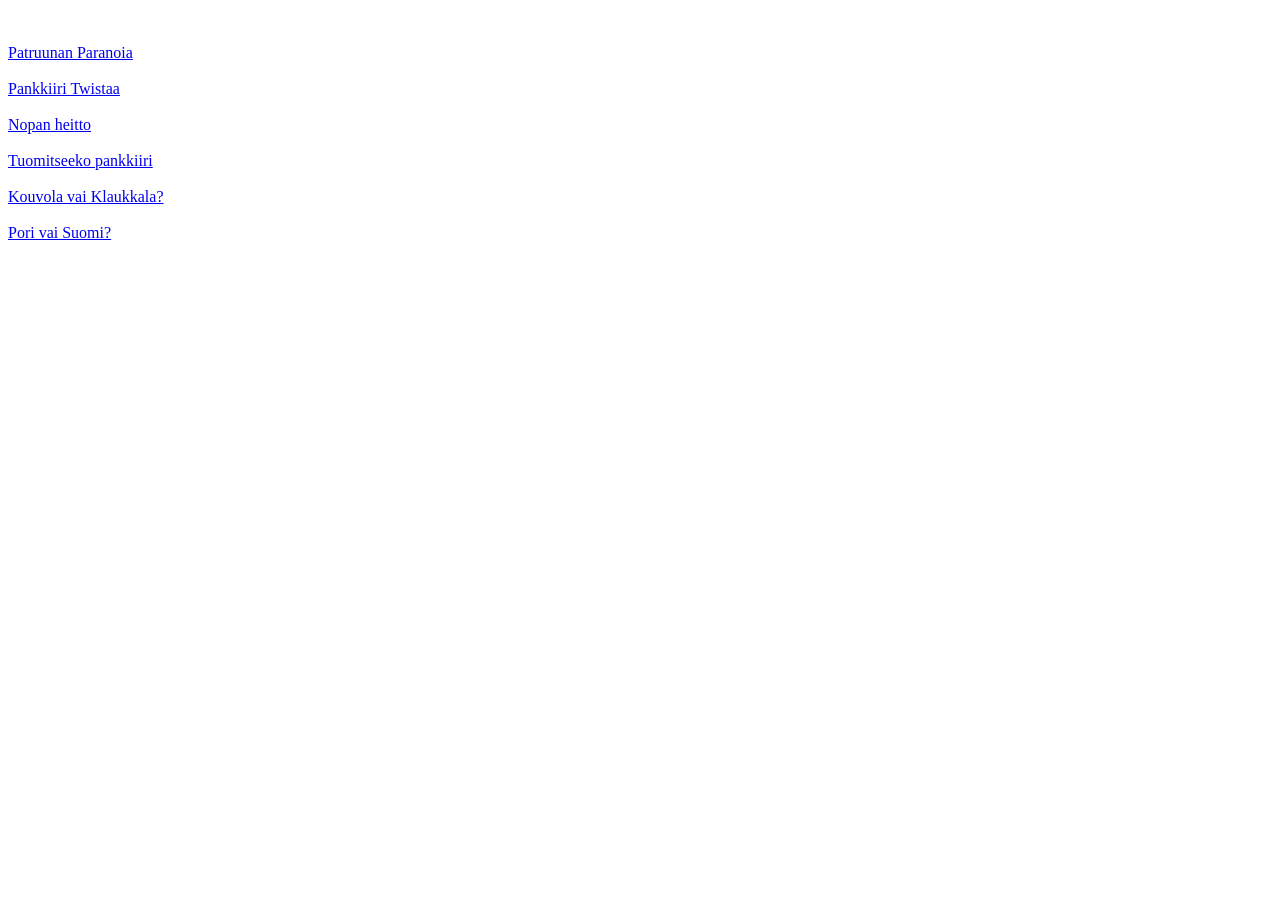
<file: index.html>
<!DOCTYPE html>
<html lang="en">
<head>
  <meta charset="UTF-8">
  <title>kossu.github.io</title>
</head>
<body>
  <br>
  <br>
  <a href="patruuna/">Patruunan Paranoia</a>
  <br>
  <br>
  <a href="pankkiiri/">Pankkiiri Twistaa</a>
  <br>
  <br>
  <a href="noppa/">Nopan heitto</a>
  <br>
  <br>
  <a href="tuomitseeko/">Tuomitseeko pankkiiri</a>                                         
  <br>
  <br>
  <a href="kouvola_klaukkala/">Kouvola vai Klaukkala?</a>                                         
  <br>
  <br>
  <a href="pori_suomi/">Pori vai Suomi?</a>                                         
  <br>
</body>
</html>
</file>
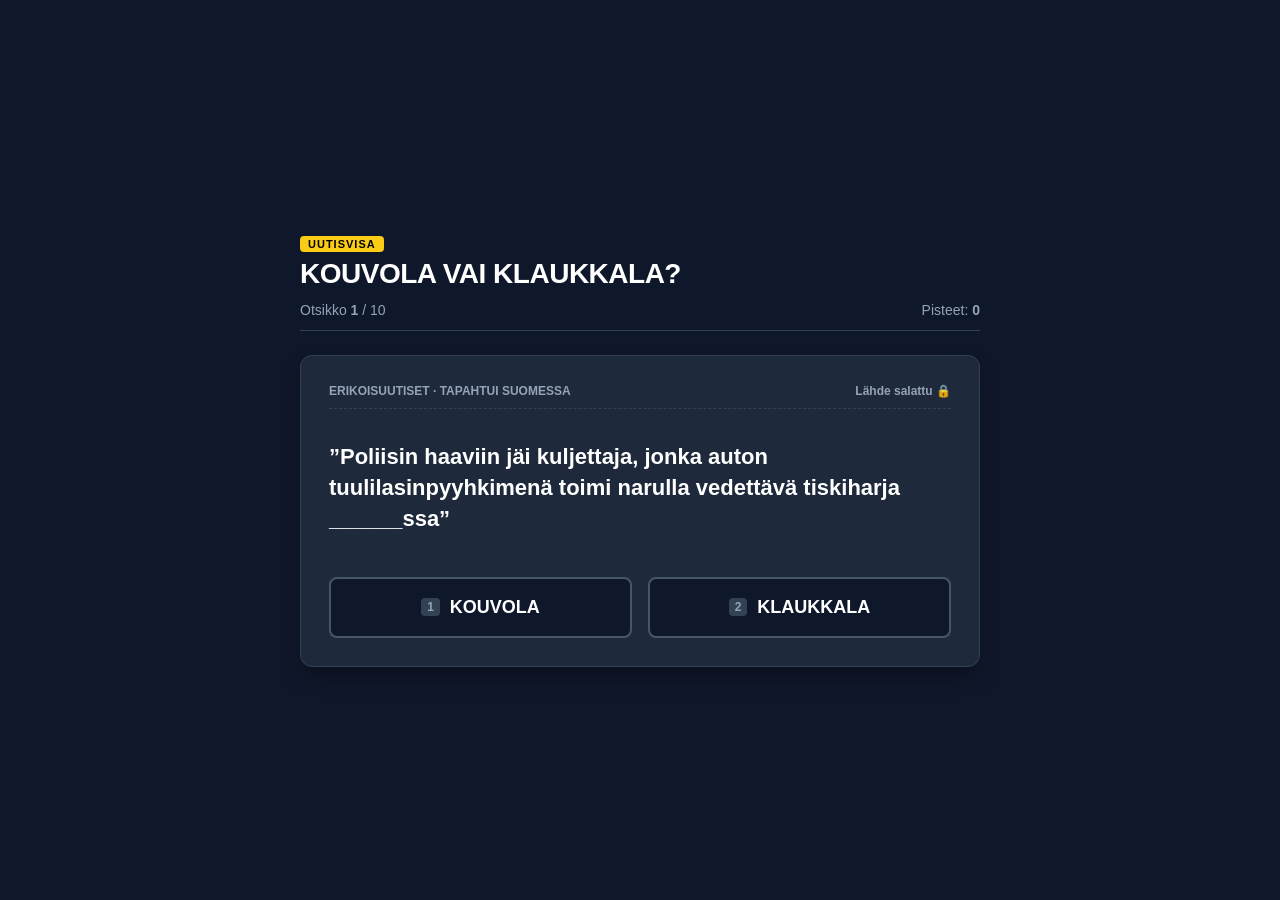
<file: kouvola_klaukkala/index.html>
<!DOCTYPE html>
<html lang="fi">
<head>
  <meta charset="UTF-8">
  <meta name="viewport" content="width=device-width, initial-scale=1.0">
  <title>Kouvola vai Klaukkala? – Suuri Uutisvisa</title>
  <link rel="stylesheet" href="style.css">
</head>
<body>
  <div class="app-container">
    <header class="app-header">
      <div class="brand">
        <span class="brand-tag">UUTISVISA</span>
        <h1>KOUVOLA VAI KLAUKKALA?</h1>
      </div>
      <div class="stats-bar">
        <span>Otsikko <strong id="current-num">1</strong> / <span id="total-num">10</span></span>
        <span>Pisteet: <strong id="score">0</strong></span>
      </div>
    </header>

    <main class="quiz-card">
      <div class="newspaper-header">
        <span class="paper-kicker">ERIKOISUUTISET · TAPAHTUI SUOMESSA</span>
        <span class="source-tag" id="paper-source">Lähde salattu 🔒</span>
      </div>

      <div class="headline-container">
        <p class="headline-text" id="headline-text">Otsikko latautuu...</p>
      </div>

      <div class="options-grid" id="options-grid">
        <button class="choice-btn" id="btn-kouvola" onclick="answer('Kouvola')">
          <span class="btn-badge">1</span> KOUVOLA
        </button>
        <button class="choice-btn" id="btn-klaukkala" onclick="answer('Klaukkala')">
          <span class="btn-badge">2</span> KLAUKKALA
        </button>
      </div>

      <div class="feedback-panel" id="feedback-panel" style="display: none;">
        <div class="feedback-status" id="feedback-status"></div>
        <p class="context-note" id="context-note"></p>
        <a class="source-link" id="source-link" href="#" target="_blank" rel="noopener noreferrer">
          Lue alkuperäinen uutinen tästä ↗
        </a>
        <button class="next-btn" id="next-btn" onclick="nextQuestion()">Seuraava uutinen →</button>
      </div>
    </main>

    <div class="game-over-modal" id="game-over-modal" style="display: none;">
      <h2>Peli päättyi!</h2>
      <p class="final-score" id="final-score-text">Sait 0 / 10 pistettä</p>
      <p class="verdict" id="verdict-text"></p>
      <button class="restart-btn" onclick="initGame()">Pelaa uudelleen</button>
      <a class="whatsapp-btn" id="whatsapp-share-btn" href="#" target="_blank" rel="noopener noreferrer">Jaa WhatsAppissa</a>
    </div>
  </div>

  <!-- Kysymykset ladataan ensin omasta questions.js -tiedostostaan -->
  <script src="questions.js"></script>
  <!-- Pelimoottori -->
  <script src="script.js"></script>
</body>
</html>
</file>
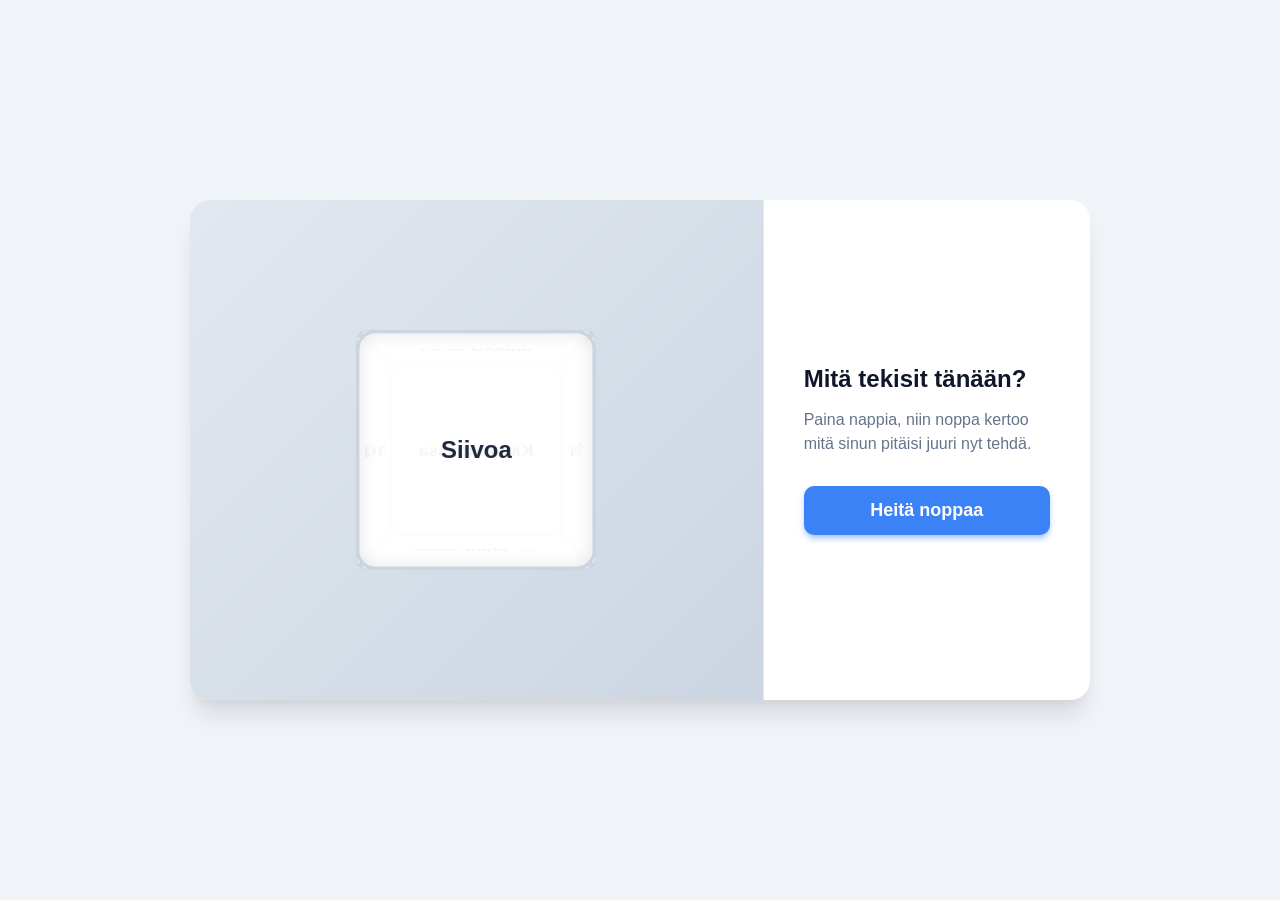
<file: noppa/index.html>
<!DOCTYPE html>
<html lang="fi">
<head>
  <meta charset="UTF-8">
  <meta name="viewport" content="width=device-width, initial-scale=1.0">
  <title>Nopan heitto</title>
  <style>
    :root {
      --bg-color: #f0f4f8;
      --card-bg: #ffffff;
      --primary: #3b82f6;
      --primary-hover: #2563eb;
      --text: #1e293b;
    }

    * {
      box-sizing: border-box;
      margin: 0;
      padding: 0;
    }

    body {
      font-family: -apple-system, BlinkMacSystemFont, "Segoe UI", Roboto, Helvetica, Arial, sans-serif;
      background-color: var(--bg-color);
      color: var(--text);
      min-height: 100vh;
      display: flex;
      justify-content: center;
      align-items: center;
      padding: 20px;
    }

    .container {
      display: flex;
      flex-direction: row;
      background: var(--card-bg);
      border-radius: 20px;
      box-shadow: 0 20px 25px -5px rgba(0, 0, 0, 0.1), 0 10px 10px -5px rgba(0, 0, 0, 0.04);
      width: 100%;
      max-width: 900px;
      min-height: 500px;
      overflow: hidden;
    }

    /* Vasen puoli: Noppamuotoilu ja 3D-näyttö */
    .game-area {
      flex: 2;
      display: flex;
      flex-direction: column;
      justify-content: center;
      align-items: center;
      padding: 40px;
      perspective: 1000px;
      background: linear-gradient(135deg, #e2e8f0 0%, #cbd5e1 100%);
      position: relative;
    }

    .scene {
      width: 200px;
      height: 200px;
      perspective: 600px;
    }

    .cube {
      width: 100%;
      height: 100%;
      position: relative;
      transform-style: preserve-3d;
      transition: transform 0.1s linear;
    }

    /* Jatkuva pyöritys alussa */
    .cube.spinning {
      animation: rotateCube 12s infinite linear;
    }

    @keyframes rotateCube {
      0%   { transform: rotateX(0deg) rotateY(0deg) rotateZ(0deg); }
      16%  { transform: rotateX(0deg) rotateY(-90deg); }  /* Tiskaa */
      33%  { transform: rotateX(0deg) rotateY(-180deg); } /* Käy kaupassa */
      50%  { transform: rotateX(0deg) rotateY(-270deg); } /* Pese ikkunat */
      66%  { transform: rotateX(-90deg) rotateY(0deg); }  /* Pese pyykki */
      83%  { transform: rotateX(90deg) rotateY(0deg); }   /* Avaa kalja */
      100% { transform: rotateX(360deg) rotateY(360deg); }
    }

    .cube__face {
      position: absolute;
      width: 200px;
      height: 200px;
      border: 3px solid #cbd5e1;
      background: rgba(255, 255, 255, 0.95);
      font-size: 20px;
      font-weight: bold;
      color: #1e293b;
      text-align: center;
      display: flex;
      justify-content: center;
      align-items: center;
      padding: 15px;
      border-radius: 16px;
      box-shadow: inset 0 0 15px rgba(0,0,0,0.1);
      user-select: none;
    }

    /* Nopan sivujen sijoitukset 3D-tilassa */
    .cube__face--front  { transform: rotateY(0deg) translateZ(100px); }
    .cube__face--right  { transform: rotateY(90deg) translateZ(100px); }
    .cube__face--back   { transform: rotateY(180deg) translateZ(100px); }
    .cube__face--left   { transform: rotateY(-90deg) translateZ(100px); }
    .cube__face--top    { transform: rotateX(90deg) translateZ(100px); }
    .cube__face--bottom { transform: rotateX(-90deg) translateZ(100px); }

    /* Oikea puoli: Ohjeet ja näppäimet */
    .sidebar {
      flex: 1;
      padding: 40px;
      display: flex;
      flex-direction: column;
      justify-content: center;
      align-items: flex-start;
      border-left: 1px solid #e2e8f0;
    }

    .sidebar h1 {
      font-size: 24px;
      margin-bottom: 15px;
      color: #0f172a;
    }

    .sidebar p {
      font-size: 16px;
      line-height: 1.5;
      color: #64748b;
      margin-bottom: 30px;
    }

    .btn {
      background-color: var(--primary);
      color: white;
      border: none;
      padding: 14px 28px;
      font-size: 18px;
      font-weight: 600;
      border-radius: 10px;
      cursor: pointer;
      transition: all 0.2s ease;
      width: 100%;
      box-shadow: 0 4px 6px -1px rgba(59, 130, 246, 0.5);
    }

    .btn:hover {
      background-color: var(--primary-hover);
      transform: translateY(-2px);
      box-shadow: 0 6px 8px -1px rgba(59, 130, 246, 0.6);
    }

    .btn:disabled {
      background-color: #94a3b8;
      cursor: not-allowed;
      transform: none;
      box-shadow: none;
    }

    /* Voittoruutu / Tulos */
    .result-overlay {
      display: none;
      flex-direction: column;
      align-items: center;
      justify-content: center;
      text-align: center;
      animation: fadeIn 0.5s ease forwards;
    }

    .result-title {
      font-size: 32px;
      font-weight: 800;
      color: #dc2626;
      margin-bottom: 20px;
      text-transform: uppercase;
      letter-spacing: 1px;
      text-shadow: 2px 2px 0px #fef08a;
    }

    .reset-btn {
      background-color: #10b981;
      box-shadow: 0 4px 6px -1px rgba(16, 185, 129, 0.5);
    }

    .reset-btn:hover {
      background-color: #059669;
      box-shadow: 0 6px 8px -1px rgba(16, 185, 129, 0.6);
    }

    @keyframes fadeIn {
      from { opacity: 0; transform: scale(0.9); }
      to { opacity: 1; transform: scale(1); }
    }

    /* Responsiivisuus mobiililaitteille */
    @media (max-width: 768px) {
      .container {
        flex-direction: column;
      }
      .sidebar {
        border-left: none;
        border-top: 1px solid #e2e8f0;
      }
    }
  </style>
</head>
<body>

  <div class="container">
    <!-- Vasen osio: Noppa -->
    <div class="game-area">
      <div class="scene">
        <div class="cube spinning" id="cube">
          <div class="cube__face cube__face--front">Siivoa</div>
          <div class="cube__face cube__face--right">Tiskaa</div>
          <div class="cube__face cube__face--back">Käy kaupassa</div>
          <div class="cube__face cube__face--left">Pese ikkunat</div>
          <div class="cube__face cube__face--top">Pese pyykki</div>
          <div class="cube__face cube__face--bottom">Avaa kalja 🍺</div>
        </div>
      </div>
    </div>

    <!-- Oikea osio: Ohjeet ja toiminnot -->
    <div class="sidebar">
      <div id="instruction-panel">
        <h1>Mitä tekisit tänään?</h1>
        <p>Paina nappia, niin noppa kertoo mitä sinun pitäisi juuri nyt tehdä.</p>
        <button class="btn" id="roll-btn">Heitä noppaa</button>
      </div>

      <div id="result-panel" class="result-overlay">
        <div class="result-title">Sinun täytyy avata kalja!</div>
        <button class="btn reset-btn" id="reset-btn">Alkuun</button>
      </div>
    </div>
  </div>

  <script>
    // HTML-elementit
    const cube = document.getElementById('cube');
    const rollBtn = document.getElementById('roll-btn');
    const resetBtn = document.getElementById('reset-btn');
    const instructionPanel = document.getElementById('instruction-panel');
    const resultPanel = document.getElementById('result-panel');

    // Web Audio API äänitehosteille
    let audioCtx = null;

    function initAudio() {
      if (!audioCtx) {
        audioCtx = new (window.AudioContext || window.webkitAudioContext)();
      }
    }

    // Nopan pyörimisääni (tikitys)
    function playTickSound() {
      if (!audioCtx) return;
      const osc = audioCtx.createOscillator();
      const gain = audioCtx.createGain();
      
      osc.type = 'triangle';
      osc.frequency.setValueAtTime(150 + Math.random() * 100, audioCtx.currentTime);
      
      gain.gain.setValueAtTime(0.1, audioCtx.currentTime);
      gain.gain.exponentialRampToValueAtTime(0.01, audioCtx.currentTime + 0.05);
      
      osc.connect(gain);
      gain.connect(audioCtx.destination);
      
      osc.start();
      osc.stop(audioCtx.currentTime + 0.05);
    }

    // Sirkushenkinen iloinen fanfaari / musiikki lopukseen
    function playCircusMusic() {
      if (!audioCtx) return;

      // Sävelet (nuotti, kesto)
      const notes = [
        { note: 523.25, duration: 0.12 }, // C5
        { note: 587.33, duration: 0.12 }, // D5
        { note: 659.25, duration: 0.12 }, // E5
        { note: 698.46, duration: 0.12 }, // F5
        { note: 783.99, duration: 0.25 }, // G5
        { note: 659.25, duration: 0.12 }, // E5
        { note: 783.99, duration: 0.40 }, // G5
        { note: 880.00, duration: 0.15 }, // A5
        { note: 783.99, duration: 0.15 }, // G5
        { note: 698.46, duration: 0.15 }, // F5
        { note: 659.25, duration: 0.15 }, // E5
        { note: 1046.50, duration: 0.50 } // C6
      ];

      let startTime = audioCtx.currentTime + 0.1;

      notes.forEach(({ note, duration }) => {
        const osc = audioCtx.createOscillator();
        const gain = audioCtx.createGain();

        osc.type = 'square'; // Sirkusmaisempi "urku"-tyylinen aaltomuoto
        osc.frequency.setValueAtTime(note, startTime);

        gain.gain.setValueAtTime(0.15, startTime);
        gain.gain.exponentialRampToValueAtTime(0.01, startTime + duration - 0.02);

        osc.connect(gain);
        gain.connect(audioCtx.destination);

        osc.start(startTime);
        osc.stop(startTime + duration);

        startTime += duration;
      });
    }

    // Heitto-toiminto
    rollBtn.addEventListener('click', () => {
      initAudio();
      rollBtn.disabled = true;

      // Poistetaan alustava hidas pyöritys
      cube.classList.remove('spinning');

      let currentX = 0;
      let currentY = 0;
      let counter = 0;
      const maxTicks = 25; // Kuinka monta kertaa noppa "pyörähtää"
      let speed = 50; // Aloitusnopeus ms

      function animateRoll() {
        // Arvotaan satunnaisia kulmia pyörityksen aikana
        currentX += (Math.floor(Math.random() * 3) + 1) * 90;
        currentY += (Math.floor(Math.random() * 3) + 1) * 90;
        
        cube.style.transform = `rotateX(${currentX}deg) rotateY(${currentY}deg)`;
        playTickSound();
        
        counter++;

        if (counter < maxTicks) {
          // Hidastetaan pyörimistä loppua kohden
          speed += 12;
          setTimeout(animateRoll, speed);
        } else {
          // Asetetaan noppa AINA kohtaan "Avaa kalja" (Bottom-sivu = rotateX(90deg))
          // Varmistetaan sulava pyörähdys lopulliseen kulmaan
          const finalX = Math.ceil(currentX / 360) * 360 + 90;
          const finalY = Math.ceil(currentY / 360) * 360;
          
          cube.style.transition = "transform 0.8s cubic-bezier(0.17, 0.67, 0.83, 0.67)";
          cube.style.transform = `rotateX(${finalX}deg) rotateY(${finalY}deg)`;

          // Kun noppa pysähtyy
          setTimeout(() => {
            playCircusMusic();
            instructionPanel.style.display = 'none';
            resultPanel.style.display = 'flex';
          }, 800);
        }
      }

      animateRoll();
    });

    // Reset-toiminto (Alkuun)
    resetBtn.addEventListener('click', () => {
      // Palautetaan nopan tyylit ja animaatiot
      cube.style.transition = 'transform 0.1s linear';
      cube.style.transform = '';
      cube.classList.add('spinning');

      // Vaihdetaan paneelit
      resultPanel.style.display = 'none';
      instructionPanel.style.display = 'block';
      rollBtn.disabled = false;
    });
  </script>
</body>
</html>
</file>
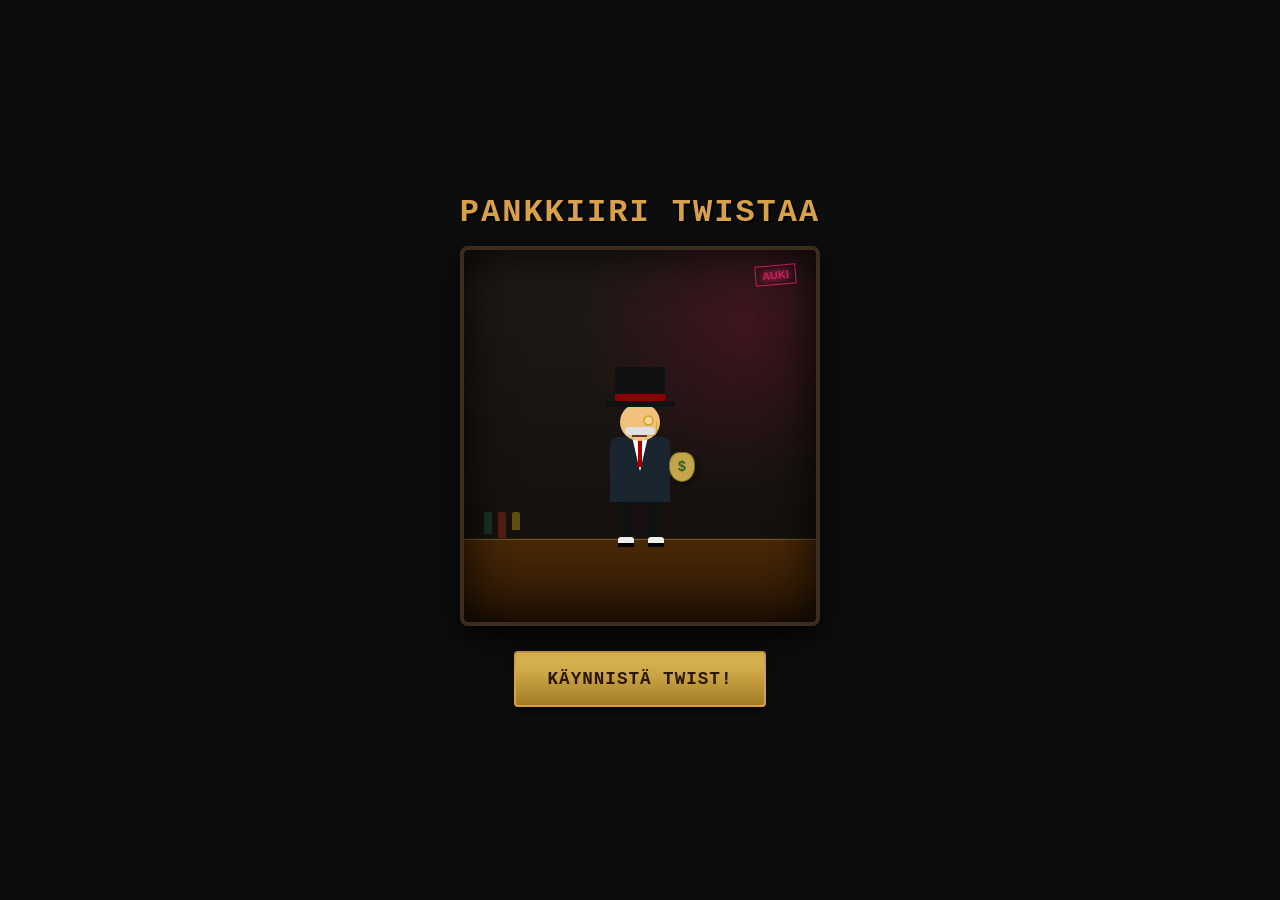
<file: pankkiiri/index.html>
<!DOCTYPE html>
<html lang="fi">
<head>
  <meta charset="UTF-8">
  <meta name="viewport" content="width=device-width, initial-scale=1.0">
  <title>Pankkiiri Twistaa</title>
  <style>
    * {
      box-sizing: border-box;
    }

    body {
      background-color: #0d0c0e;
      color: #e0d8c3;
      font-family: 'Courier New', Courier, monospace;
      display: flex;
      flex-direction: column;
      align-items: center;
      justify-content: center;
      min-height: 100vh;
      margin: 0;
      overflow: hidden;
    }

    h1 {
      margin-top: 0;
      margin-bottom: 15px;
      letter-spacing: 2px;
      text-transform: uppercase;
      color: #d8a048;
      text-shadow: 2px 2px 0px #000;
    }

    /* Dive Bar -tausta ja näyttämö */
    .bar-stage {
      position: relative;
      width: 360px;
      height: 380px;
      /* Ränsistynyt pubi-ilme: tunkkainen tausta, kulahtanut tapetti ja tiski */
      background: 
        /* Baaritiski alhaalla */
        linear-gradient(to top, #2b1704 0%, #4a2807 22%, transparent 22%),
        /* Tiskin messinkitanko */
        linear-gradient(to top, transparent 20%, #a37c27 21%, #e5c158 21.5%, #a37c27 22%, transparent 22.5%),
        /* Neon-kyltti taustalla */
        radial-gradient(circle at 80% 20%, rgba(255, 0, 85, 0.15), transparent 40%),
        /* Tunkkainen taustaseinä */
        linear-gradient(to bottom, #1f1a17, #120e0c);
      border: 4px solid #3d2c1e;
      border-radius: 8px;
      box-shadow: 0 10px 30px rgba(0,0,0,0.8), inset 0 0 50px rgba(0,0,0,0.9);
      display: flex;
      justify-content: center;
      align-items: flex-end;
      padding-bottom: 75px;
      overflow: hidden;
    }

    /* Taustarekvisiitta: Dive bar -neon ja pulloja */
    .neon-sign {
      position: absolute;
      top: 15px;
      right: 20px;
      font-family: Arial, sans-serif;
      font-size: 11px;
      font-weight: bold;
      color: #ff2a70;
      text-shadow: 0 0 5px #ff2a70, 0 0 10px #ff2a70;
      transform: rotate(-5deg);
      border: 1px solid #ff2a70;
      padding: 3px 6px;
      opacity: 0.7;
    }

    .bottles {
      position: absolute;
      bottom: 84px;
      left: 20px;
      display: flex;
      gap: 6px;
      opacity: 0.5;
    }

    .bottle {
      width: 8px;
      height: 22px;
      background: #1b4d2e;
      border-radius: 2px 2px 0 0;
    }
    .bottle:nth-child(2) { height: 26px; background: #8a2b0e; }
    .bottle:nth-child(3) { height: 18px; background: #a88b13; }

    /* Pankkiiri-hahmo */
    .banker {
      position: relative;
      width: 100px;
      height: 180px;
      transform-origin: bottom center;
      transition: transform 0.1s ease;
    }

    /* Silinterihattu */
    .top-hat {
      position: absolute;
      top: 0;
      left: 25px;
      width: 50px;
      height: 40px;
      background: #111;
      border-radius: 2px 2px 0 0;
      z-index: 4;
    }

    .top-hat::after {
      content: '';
      position: absolute;
      bottom: 0;
      left: -10px;
      width: 70px;
      height: 6px;
      background: #111;
      border-radius: 3px;
    }

    .hat-ribbon {
      position: absolute;
      bottom: 6px;
      width: 100%;
      height: 7px;
      background: #8b0000;
    }

    /* Pää ja kasvot */
    .head {
      position: absolute;
      top: 36px;
      left: 30px;
      width: 40px;
      height: 38px;
      background: #f1c27d;
      border-radius: 50%;
      z-index: 3;
    }

    /* Monokkeli */
    .monocle {
      position: absolute;
      top: 12px;
      right: 6px;
      width: 11px;
      height: 11px;
      border: 2px solid #d4af37;
      border-radius: 50%;
      background: rgba(255, 255, 255, 0.3);
    }

    .monocle-string {
      position: absolute;
      top: 18px;
      right: 3px;
      width: 12px;
      height: 15px;
      border-right: 1px solid #d4af37;
      border-bottom: 1px solid #d4af37;
      border-radius: 0 0 5px 0;
    }

    /* Viikset (mahtavat "Roope-Ankka/porvarilliset" pulisongit/viikset) */
    .mustache {
      position: absolute;
      bottom: 6px;
      left: 5px;
      width: 30px;
      height: 8px;
      background: #e0e0e0;
      border-radius: 10px;
    }

    /* Ilmeetön suu (Kaurismäki-tyyliin) */
    .mouth {
      position: absolute;
      bottom: 4px;
      left: 12px;
      width: 15px;
      height: 2px;
      background: #5a3d28;
    }

    /* Puku ja Vartalo */
    .body {
      position: absolute;
      top: 70px;
      left: 20px;
      width: 60px;
      height: 65px;
      background: #1a2530; /* Vanha tummansininen frakki */
      border-radius: 8px 8px 0 0;
      z-index: 2;
    }

    /* Kauluspaita & Solmio */
    .shirt {
      position: absolute;
      top: 0;
      left: 22px;
      width: 16px;
      height: 35px;
      background: #fff;
      clip-path: polygon(0 0, 100% 0, 50% 100%);
    }

    .tie {
      position: absolute;
      top: 0;
      left: 28px;
      width: 4px;
      height: 30px;
      background: #a00;
    }

    /* Dollaripussi kädessä */
    .money-bag {
      position: absolute;
      top: 85px;
      right: -5px;
      width: 26px;
      height: 30px;
      background: #c2a649;
      border-radius: 40% 40% 50% 50%;
      border: 1px solid #7a6625;
      font-size: 14px;
      font-weight: bold;
      color: #2b5e2b;
      display: flex;
      align-items: center;
      justify-content: center;
      z-index: 4;
      box-shadow: 2px 2px 5px rgba(0,0,0,0.5);
    }

    /* Jalat ja Kengät */
    .legs {
      position: absolute;
      top: 135px;
      left: 28px;
      width: 44px;
      height: 45px;
      display: flex;
      justify-content: space-between;
    }

    .leg {
      width: 14px;
      height: 100%;
      background: #111;
    }

    .spats { /* Säärystimet kenkien päällä */
      position: absolute;
      bottom: 0;
      width: 16px;
      height: 10px;
      background: #eee;
      border-bottom: 4px solid #000;
      border-radius: 3px 3px 0 0;
    }

    /* AKI KAURISMÄKI TWIST -ANIMAATIO */
    /* Jäykkä, alakuloinen, mutta rytmikäs lanteen pyöritys & polvien hytkyminen */
    .twisting {
      animation: kaurismakiTwist 0.48s infinite alternate ease-in-out;
    }

    .twisting .head {
      animation: rigidHead 0.48s infinite alternate ease-in-out;
    }

    .twisting .money-bag {
      animation: bagJiggle 0.24s infinite alternate ease-in-out;
    }

    @keyframes kaurismakiTwist {
      0% {
        transform: rotate(-12deg) skewX(-8deg) translateY(0px);
      }
      50% {
        transform: rotate(0deg) skewX(0deg) translateY(6px); /* Polvinotkistus */
      }
      100% {
        transform: rotate(12deg) skewX(8deg) translateY(0px);
      }
    }

    @keyframes rigidHead {
      0% { transform: rotate(8deg); }
      100% { transform: rotate(-8deg); }
    }

    @keyframes bagJiggle {
      0% { transform: scale(1) translateY(0); }
      100% { transform: scale(1.1) translateY(-4px); }
    }

    /* Painike */
    button {
      margin-top: 25px;
      padding: 16px 32px;
      font-family: 'Courier New', Courier, monospace;
      font-size: 1.1rem;
      font-weight: bold;
      color: #2b1704;
      background: linear-gradient(to bottom, #e5c158, #a37c27);
      border: 2px solid #d8a048;
      border-radius: 4px;
      cursor: pointer;
      box-shadow: 0 4px 10px rgba(0,0,0,0.5);
      outline: none;
      text-transform: uppercase;
      letter-spacing: 1px;
    }

    button:active {
      transform: translateY(2px);
      box-shadow: 0 2px 5px rgba(0,0,0,0.5);
    }
  </style>
</head>
<body>

  <h1>Pankkiiri Twistaa</h1>

  <div class="bar-stage">
    <div class="neon-sign">AUKI</div>
    <div class="bottles">
      <div class="bottle"></div>
      <div class="bottle"></div>
      <div class="bottle"></div>
    </div>

    <!-- Hahmo -->
    <div class="banker" id="banker">
      <div class="top-hat">
        <div class="hat-ribbon"></div>
      </div>
      <div class="head">
        <div class="monocle"></div>
        <div class="monocle-string"></div>
        <div class="mustache"></div>
        <div class="mouth"></div>
      </div>
      <div class="body">
        <div class="shirt"></div>
        <div class="tie"></div>
      </div>
      <div class="money-bag">$</div>
      <div class="legs">
        <div class="leg"><div class="spats"></div></div>
        <div class="leg" style="right:0;"><div class="spats"></div></div>
      </div>
    </div>
  </div>

  <button id="twistBtn">Käynnistä Twist!</button>

  <script>
    const banker = document.getElementById('banker');
    const twistBtn = document.getElementById('twistBtn');

    let isTwisting = false;
    let audioCtx = null;
    let timerId = null;

    // SAKSALAISHENKINEN TORVIMUSIIKKI (Web Audio API Syntetisaattori)
    // Ei tarvitse ulkoisia tiedostoja!
    function startBrassOompah() {
      if (!audioCtx) {
        audioCtx = new (window.AudioContext || window.webkitAudioContext)();
      }

      let step = 0;
      const bpm = 125;
      const stepTime = (60 / bpm) / 2; // 16-osa tahti

      // Saksalaisen torvimusatyyppiset sävelet (Oompah / Blasmusik)
      const bassNotes = [110, 110, 146.83, 110]; // A1, A1, D2, A1 (Bassotuuba)
      const chordNotes = [
        [220, 277.18, 329.63], // A-duuri
        [220, 277.18, 329.63],
        [220, 293.66, 369.99], // D-duuri
        [207.65, 246.94, 311.13] // E-duuri
      ];

      function playBeat() {
        const now = audioCtx.currentTime;

        // 1. PUMM (Basso / Tuuba iskuille 0, 2, 4...)
        if (step % 2 === 0) {
          const osc = audioCtx.createOscillator();
          const gain = audioCtx.createGain();
          
          osc.type = 'sawtooth'; // Ruosteisen tuuban soundi
          const bassFreq = bassNotes[(step / 2) % bassNotes.length];
          osc.frequency.setValueAtTime(bassFreq, now);

          // Pehmennetään hieman suodatuksella (matala-pää korostuu)
          const filter = audioCtx.createBiquadFilter();
          filter.type = "lowpass";
          filter.frequency.setValueAtTime(400, now);

          gain.gain.setValueAtTime(0.3, now);
          gain.gain.exponentialRampToValueAtTime(0.01, now + 0.22);

          osc.connect(filter);
          filter.connect(gain);
          gain.connect(audioCtx.destination);

          osc.start(now);
          osc.stop(now + 0.23);
        } 
        // 2. PA-PA (Haitari / Torvisointu väli-iskuille 1, 3, 5...)
        else {
          const chord = chordNotes[Math.floor(step / 2) % chordNotes.length];
          
          chord.forEach(freq => {
            const osc = audioCtx.createOscillator();
            const gain = audioCtx.createGain();

            osc.type = 'square'; // Sointu
            osc.frequency.setValueAtTime(freq, now);

            gain.gain.setValueAtTime(0.12, now);
            gain.gain.exponentialRampToValueAtTime(0.01, now + 0.15);

            osc.connect(gain);
            gain.connect(audioCtx.destination);

            osc.start(now);
            osc.stop(now + 0.16);
          });
        }

        step++;
      }

      // Pyöritetään musiikkia loopissa
      timerId = setInterval(playBeat, stepTime * 1000);
    }

    function stopBrassOompah() {
      if (timerId) {
        clearInterval(timerId);
        timerId = null;
      }
    }

    // Nappiklikkaus
    twistBtn.addEventListener('click', () => {
      isTwisting = !isTwisting;

      if (isTwisting) {
        banker.classList.add('twisting');
        twistBtn.innerText = "Lopeta Twist!";
        twistBtn.style.background = "linear-gradient(to bottom, #c94a4a, #7a2525)";
        twistBtn.style.color = "#fff";
        twistBtn.style.borderColor = "#e55858";
        
        startBrassOompah();
      } else {
        banker.classList.remove('twisting');
        twistBtn.innerText = "Käynnistä Twist!";
        twistBtn.style.background = "linear-gradient(to bottom, #e5c158, #a37c27)";
        twistBtn.style.color = "#2b1704";
        twistBtn.style.borderColor = "#d8a048";

        stopBrassOompah();
      }
    });
  </script>
</body>
</html>
</file>
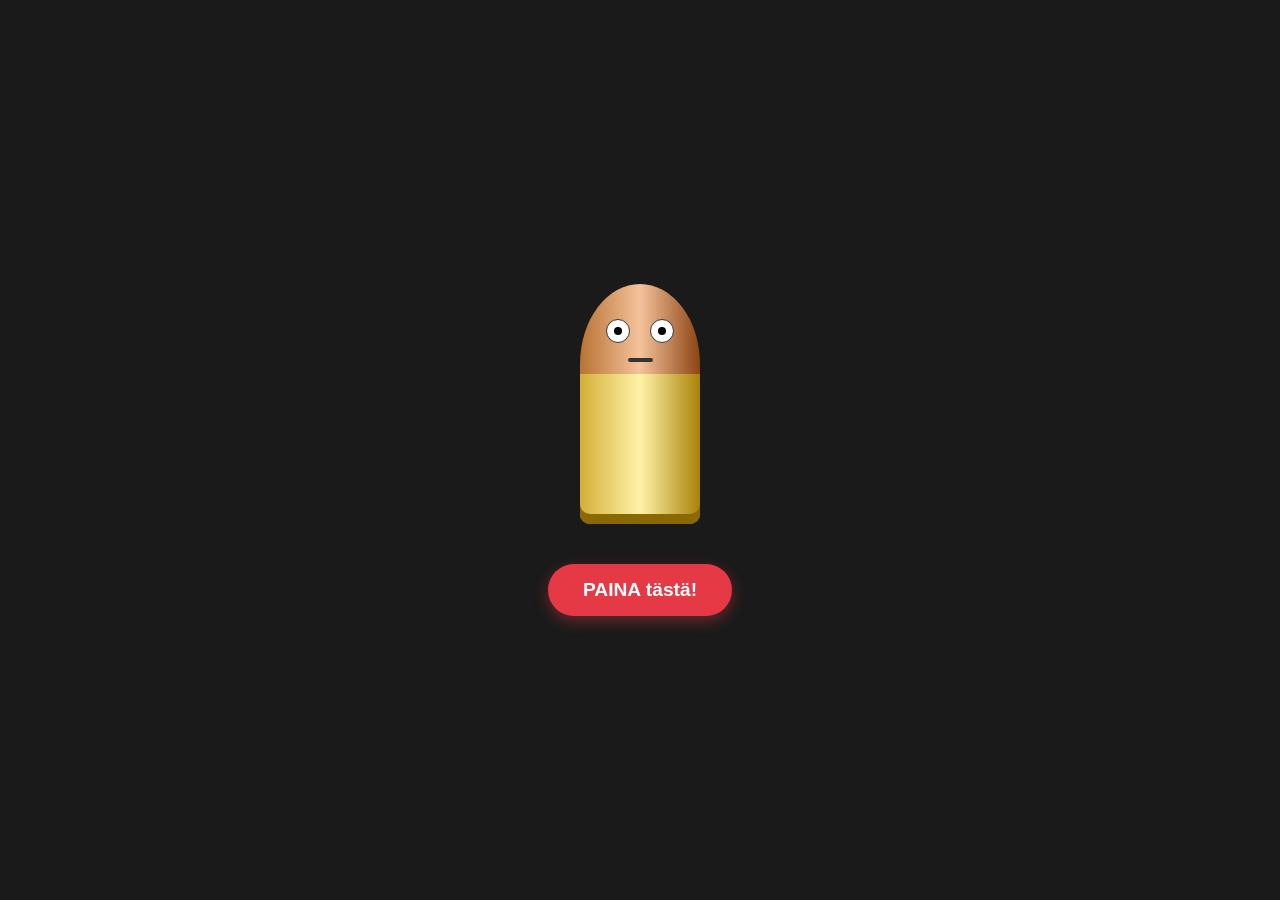
<file: patruuna/index.html>
<!DOCTYPE html>
<html lang="fi">
<head>
  <meta charset="UTF-8">
  <meta name="viewport" content="width=device-width, initial-scale=1.0">
  <title>Patruunan Paranoia</title>
  <style>
    body {
      background-color: #1a1a1a;
      color: #fff;
      font-family: 'Segoe UI', Tahoma, Geneva, Verdana, sans-serif;
      display: flex;
      flex-direction: column;
      align-items: center;
      justify-content: center;
      height: 100vh;
      margin: 0;
      overflow: hidden;
    }

    /* Näyttämö ja patruuna */
    .stage {
      position: relative;
      margin-bottom: 40px;
    }

    .patruuna {
      width: 120px;
      height: 240px;
      position: relative;
      transition: background-color 0.3s;
    }

    /* Patruunan hylsy (messinkiä) */
    .casing {
      position: absolute;
      bottom: 0;
      width: 100%;
      height: 150px;
      background: linear-gradient(90deg, #d4af37, #fff2a8, #aa820a);
      border-radius: 0 0 10px 10px;
      box-shadow: inset 0 -10px 0 #8a6805;
    }

    /* Patruunan luoti (kärki) */
    .bullet-tip {
      position: absolute;
      top: 0;
      width: 100%;
      height: 100px;
      background: linear-gradient(90deg, #b87333, #f5c29b, #8b4513);
      border-radius: 50% 50% 0 0 / 80% 80% 0 0;
    }

    /* Kasvot luodissa */
    .face {
      position: absolute;
      top: 35px;
      width: 100%;
      display: flex;
      flex-direction: column;
      align-items: center;
      z-index: 2;
    }

    .eyes {
      display: flex;
      gap: 20px;
    }

    .eye {
      width: 22px;
      height: 22px;
      background: white;
      border-radius: 50%;
      position: relative;
      border: 1px solid #333;
    }

    .pupil {
      width: 8px;
      height: 8px;
      background: black;
      border-radius: 50%;
      position: absolute;
      top: 7px;
      left: 7px;
      transition: transform 0.05s ease;
    }

    .mouth {
      width: 25px;
      height: 4px;
      background: #333;
      margin-top: 15px;
      border-radius: 2px;
      transition: all 0.2s;
    }

    /* Hikipisarat */
    .sweat-drop {
      position: absolute;
      background-color: #70c1ff;
      border-radius: 0 50% 50% 50%;
      transform: rotate(45deg);
      opacity: 0;
      animation: drip 1s infinite linear;
    }

    .drop1 { width: 12px; height: 12px; top: 25px; right: 10px; }
    .drop2 { width: 8px;  height: 8px;  top: 45px; left: 12px; animation-delay: 0.4s; }

    /* Paranoia-efektit (animaatiot) */
    .paranoiac {
      animation: shake 0.1s infinite alternate;
    }

    .paranoiac .sweat-drop {
      opacity: 0.9;
    }

    .paranoiac .mouth {
      height: 12px;
      width: 18px;
      border-radius: 50%;
      background: #333;
    }

    @keyframes shake {
      0% { transform: translate(1px, 1px) rotate(0deg); }
      50% { transform: translate(-2px, -1px) rotate(-1deg); }
      100% { transform: translate(2px, 0px) rotate(1deg); }
    }

    @keyframes drip {
      0% { transform: translateY(0) rotate(45deg); opacity: 0; }
      50% { opacity: 1; }
      100% { transform: translateY(20px) rotate(45deg); opacity: 0; }
    }

    /* Liipaisinnappi */
    button {
      padding: 15px 35px;
      font-size: 1.2rem;
      font-weight: bold;
      color: white;
      background: #e63946;
      border: none;
      border-radius: 50px;
      cursor: pointer;
      box-shadow: 0 5px 15px rgba(230, 57, 70, 0.4);
      outline: none;
      user-select: none;
    }

    button:active {
      transform: translateY(2px);
      box-shadow: 0 2px 8px rgba(230, 57, 70, 0.4);
    }
  </style>
</head>
<body>

  <div class="stage">
    <div class="patruuna" id="patruuna">
      <div class="bullet-tip">
        <div class="sweat-drop drop1"></div>
        <div class="sweat-drop drop2"></div>
        <div class="face">
          <div class="eyes">
            <div class="eye"><div class="pupil" id="pupil1"></div></div>
            <div class="eye"><div class="pupil" id="pupil2"></div></div>
          </div>
          <div class="mouth"></div>
        </div>
      </div>
      <div class="casing"></div>
    </div>
  </div>

  <button id="panicBtn">PAINA tästä!</button>

  <script>
    const btn = document.getElementById('panicBtn');
    const patruuna = document.getElementById('patruuna');
    const pupil1 = document.getElementById('pupil1');
    const pupil2 = document.getElementById('pupil2');
    
    let isParanoiac = false;
    let eyeInterval = null;

    btn.addEventListener('click', () => {
      isParanoiac = !isParanoiac;

      if (isParanoiac) {
        // Kytke paranoia ja hiki päälle
        patruuna.classList.add('paranoiac');
        document.body.style.backgroundColor = "#2b0a0a"; // Tausta muuttuu kuumottavan punaiseksi
        btn.innerText = "RAUHOITA PATRUUNA!";
        btn.style.background = "#457b9d";

        // Pupillit alkavat vilkuilla maanisesti sivuille
        eyeInterval = setInterval(() => {
          const x = (Math.random() - 0.5) * 12; // nopeat liikkeet vasen/oikea
          const y = (Math.random() - 0.5) * 6;
          pupil1.style.transform = `translate(${x}px, ${y}px)`;
          pupil2.style.transform = `translate(${x}px, ${y}px)`;
        }, 80);

      } else {
        // Rauhoita tilanne
        patruuna.classList.remove('paranoiac');
        document.body.style.backgroundColor = "#1a1a1a";
        btn.innerText = "PAINA tästä!";
        btn.style.background = "#e63946";

        clearInterval(eyeInterval);
        pupil1.style.transform = 'translate(0, 0)';
        pupil2.style.transform = 'translate(0, 0)';
      }
    });
  </script>
</body>
</html>
</file>
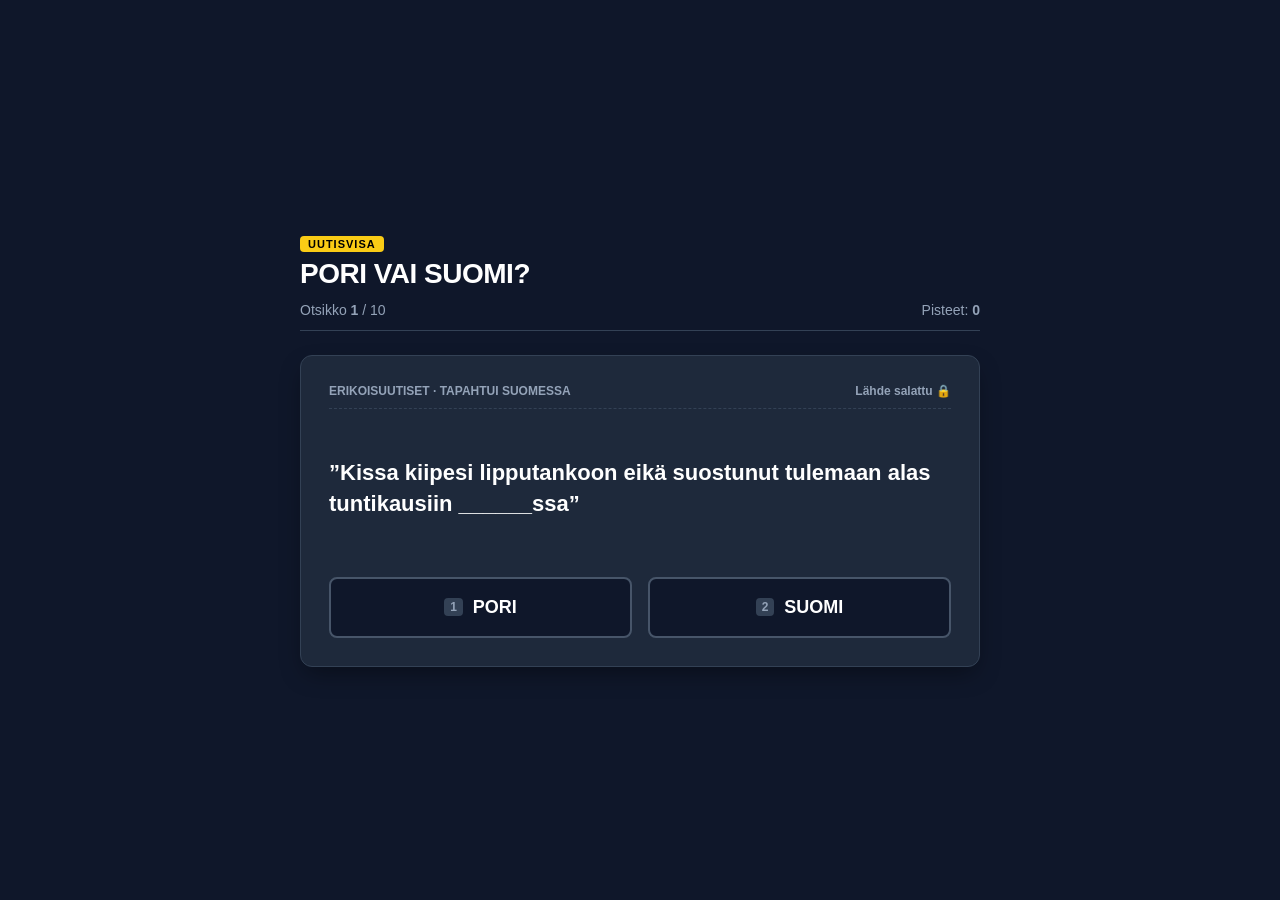
<file: pori_suomi/index.html>
<!DOCTYPE html>
<html lang="fi">
<head>
  <meta charset="UTF-8">
  <meta name="viewport" content="width=device-width, initial-scale=1.0">
  <title>Pori vai Suomi? – Suuri Uutisvisa</title>
  <link rel="stylesheet" href="style.css">
</head>
<body>
  <div class="app-container">
    <header class="app-header">
      <div class="brand">
        <span class="brand-tag">UUTISVISA</span>
        <h1>PORI VAI SUOMI?</h1>
      </div>
      <div class="stats-bar">
        <span>Otsikko <strong id="current-num">1</strong> / <span id="total-num">10</span></span>
        <span>Pisteet: <strong id="score">0</strong></span>
      </div>
    </header>

    <main class="quiz-card">
      <div class="newspaper-header">
        <span class="paper-kicker">ERIKOISUUTISET · TAPAHTUI SUOMESSA</span>
        <span class="source-tag" id="paper-source">Lähde salattu 🔒</span>
      </div>

      <div class="headline-container">
        <p class="headline-text" id="headline-text">Otsikko latautuu...</p>
      </div>

      <div class="options-grid" id="options-grid">
        <button class="choice-btn" id="btn-pori" onclick="answer('Pori')">
          <span class="btn-badge">1</span> PORI
        </button>
        <button class="choice-btn" id="btn-suomi" onclick="answer('Suomi')">
          <span class="btn-badge">2</span> SUOMI
        </button>
      </div>

      <div class="feedback-panel" id="feedback-panel" style="display: none;">
        <div class="feedback-status" id="feedback-status"></div>
        <p class="context-note" id="context-note"></p>
        <a class="source-link" id="source-link" href="#" target="_blank" rel="noopener noreferrer">
          Lue alkuperäinen uutinen tästä ↗
        </a>
        <button class="next-btn" id="next-btn" onclick="nextQuestion()">Seuraava uutinen →</button>
      </div>
    </main>

    <div class="game-over-modal" id="game-over-modal" style="display: none;">
      <h2>Peli päättyi!</h2>
      <p class="final-score" id="final-score-text">Sait 0 / 10 pistettä</p>
      <p class="verdict" id="verdict-text"></p>
      <button class="restart-btn" onclick="initGame()">Pelaa uudelleen</button>
      <a class="whatsapp-btn" id="whatsapp-share-btn" href="#" target="_blank" rel="noopener noreferrer">Jaa WhatsAppissa</a>
    </div>
  </div>

  <!-- Kysymykset ladataan ensin omasta questions.js -tiedostostaan -->
  <script src="questions.js"></script>
  <!-- Pelimoottori -->
  <script src="script.js"></script>
</body>
</html>
</file>
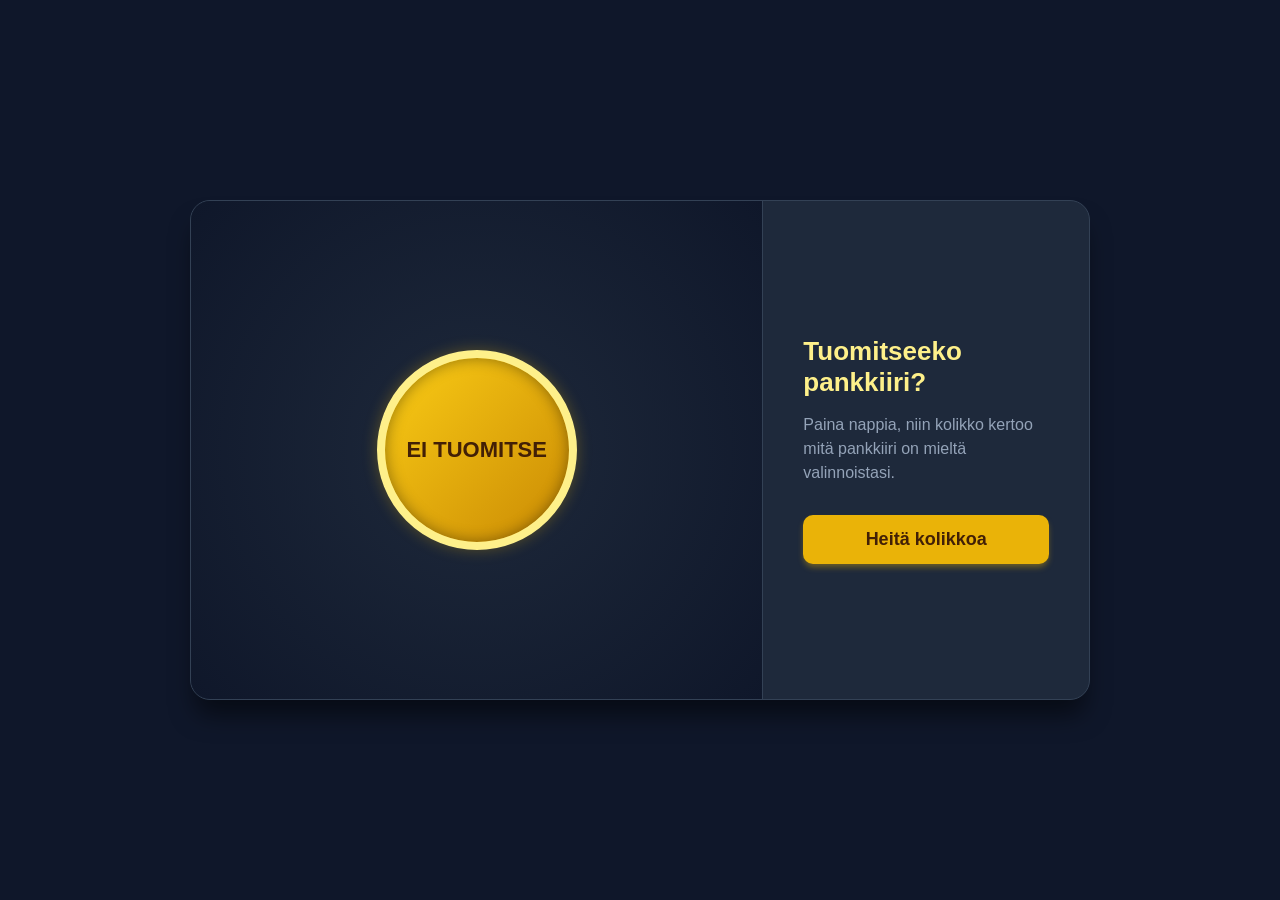
<file: tuomitseeko/index.html>
<!DOCTYPE html>
<html lang="fi">
<head>
  <meta charset="UTF-8">
  <meta name="viewport" content="width=device-width, initial-scale=1.0">
  <title>Tuomitseeko pankkiiri?</title>
  <style>
    :root {
      --bg-color: #0f172a;
      --card-bg: #1e293b;
      --primary: #eab308;
      --primary-hover: #ca8a04;
      --text: #f8fafc;
      --text-muted: #94a3b8;
    }

    * {
      box-sizing: border-box;
      margin: 0;
      padding: 0;
    }

    body {
      font-family: -apple-system, BlinkMacSystemFont, "Segoe UI", Roboto, Helvetica, Arial, sans-serif;
      background-color: var(--bg-color);
      color: var(--text);
      min-height: 100vh;
      display: flex;
      justify-content: center;
      align-items: center;
      padding: 20px;
    }

    .container {
      display: flex;
      flex-direction: row;
      background: var(--card-bg);
      border-radius: 20px;
      box-shadow: 0 20px 25px -5px rgba(0, 0, 0, 0.5);
      width: 100%;
      max-width: 900px;
      min-height: 500px;
      overflow: hidden;
      border: 1px solid #334155;
    }

    /* Vasen puoli: Kolikko ja 3D-animaatio */
    .game-area {
      flex: 2;
      display: flex;
      flex-direction: column;
      justify-content: center;
      align-items: center;
      padding: 40px;
      perspective: 1000px;
      background: radial-gradient(circle, #1e293b 0%, #0f172a 100%);
    }

    .scene {
      width: 200px;
      height: 200px;
      perspective: 800px;
    }

    .coin {
      width: 100%;
      height: 100%;
      position: relative;
      transform-style: preserve-3d;
      transition: transform 0.1s linear;
    }

    /* Hidas pyöritys alussa */
    .coin.spinning {
      animation: spinCoin 6s infinite linear;
    }

    @keyframes spinCoin {
      0% { transform: rotateY(0deg); }
      100% { transform: rotateY(360deg); }
    }

    .coin__face {
      position: absolute;
      width: 200px;
      height: 200px;
      border-radius: 50%;
      backface-visibility: hidden;
      display: flex;
      justify-content: center;
      align-items: center;
      text-align: center;
      padding: 20px;
      font-size: 22px;
      font-weight: 800;
      text-transform: uppercase;
      user-select: none;
      box-shadow: 0 0 15px rgba(234, 179, 8, 0.3), inset 0 0 15px rgba(0,0,0,0.4);
      border: 8px solid #fef08a;
      background: linear-gradient(135deg, #facc15 0%, #ca8a04 100%);
      color: #422006;
    }

    /* Kolikon puolet */
    .coin__face--front {
      transform: rotateY(0deg);
    }

    .coin__face--back {
      transform: rotateY(180deg);
    }

    /* Oikea puoli: Ohjeet ja hallinta */
    .sidebar {
      flex: 1;
      padding: 40px;
      display: flex;
      flex-direction: column;
      justify-content: center;
      align-items: flex-start;
      border-left: 1px solid #334155;
    }

    .sidebar h1 {
      font-size: 26px;
      margin-bottom: 15px;
      color: #fef08a;
    }

    .sidebar p {
      font-size: 16px;
      line-height: 1.5;
      color: var(--text-muted);
      margin-bottom: 30px;
    }

    .btn {
      background-color: var(--primary);
      color: #422006;
      border: none;
      padding: 14px 28px;
      font-size: 18px;
      font-weight: 700;
      border-radius: 10px;
      cursor: pointer;
      transition: all 0.2s ease;
      width: 100%;
      box-shadow: 0 4px 6px -1px rgba(234, 179, 8, 0.4);
    }

    .btn:hover {
      background-color: var(--primary-hover);
      transform: translateY(-2px);
      box-shadow: 0 6px 8px -1px rgba(234, 179, 8, 0.5);
    }

    .btn:disabled {
      background-color: #64748b;
      color: #cbd5e1;
      cursor: not-allowed;
      transform: none;
      box-shadow: none;
    }

    /* Voittoruutu / Tulos */
    .result-overlay {
      display: none;
      flex-direction: column;
      align-items: center;
      justify-content: center;
      text-align: center;
      animation: fadeIn 0.5s ease forwards;
    }

    .result-title {
      font-size: 28px;
      font-weight: 800;
      color: #ef4444;
      margin-bottom: 20px;
      text-transform: uppercase;
      letter-spacing: 1px;
      text-shadow: 0 0 10px rgba(239, 68, 68, 0.5);
    }

    .reset-btn {
      background-color: #10b981;
      color: #022c22;
      box-shadow: 0 4px 6px -1px rgba(16, 185, 129, 0.4);
    }

    .reset-btn:hover {
      background-color: #059669;
      box-shadow: 0 6px 8px -1px rgba(16, 185, 129, 0.5);
    }

    @keyframes fadeIn {
      from { opacity: 0; transform: scale(0.9); }
      to { opacity: 1; transform: scale(1); }
    }

    /* Responsiivisuus */
    @media (max-width: 768px) {
      .container {
        flex-direction: column;
      }
      .sidebar {
        border-left: none;
        border-top: 1px solid #334155;
      }
    }
  </style>
</head>
<body>

  <div class="container">
    <div class="game-area">
      <div class="scene">
        <div class="coin spinning" id="coin">
          <div class="coin__face coin__face--front">Ei tuomitse</div>
          <div class="coin__face coin__face--back">Tuomitsee</div>
        </div>
      </div>
    </div>

    <div class="sidebar">
      <div id="instruction-panel">
        <h1>Tuomitseeko pankkiiri?</h1>
        <p>Paina nappia, niin kolikko kertoo mitä pankkiiri on mieltä valinnoistasi.</p>
        <button class="btn" id="flip-btn">Heitä kolikkoa</button>
      </div>

      <div id="result-panel" class="result-overlay">
        <div class="result-title">Pankkiiri tuomitsee!</div>
        <button class="btn reset-btn" id="reset-btn">Alkuun</button>
      </div>
    </div>
  </div>

  <script>
    // HTML-elementit
    const coin = document.getElementById('coin');
    const flipBtn = document.getElementById('flip-btn');
    const resetBtn = document.getElementById('reset-btn');
    const instructionPanel = document.getElementById('instruction-panel');
    const resultPanel = document.getElementById('result-panel');

    // Web Audio API äänille
    let audioCtx = null;

    function initAudio() {
      if (!audioCtx) {
        audioCtx = new (window.AudioContext || window.webkitAudioContext)();
      }
    }

    // Pyörimisen/viuhahduksen ääni
    function playFlipSound() {
      if (!audioCtx) return;
      const osc = audioCtx.createOscillator();
      const gain = audioCtx.createGain();
      
      osc.type = 'sine';
      osc.frequency.setValueAtTime(300 + Math.random() * 200, audioCtx.currentTime);
      
      gain.gain.setValueAtTime(0.08, audioCtx.currentTime);
      gain.gain.exponentialRampToValueAtTime(0.001, audioCtx.currentTime + 0.04);
      
      osc.connect(gain);
      gain.connect(audioCtx.destination);
      
      osc.start();
      osc.stop(audioCtx.currentTime + 0.04);
    }

    // Sirkusmusiikki loppuun
    function playCircusMusic() {
      if (!audioCtx) return;

      const notes = [
        { note: 523.25, duration: 0.12 }, // C5
        { note: 587.33, duration: 0.12 }, // D5
        { note: 659.25, duration: 0.12 }, // E5
        { note: 698.46, duration: 0.12 }, // F5
        { note: 783.99, duration: 0.25 }, // G5
        { note: 659.25, duration: 0.12 }, // E5
        { note: 783.99, duration: 0.40 }, // G5
        { note: 880.00, duration: 0.15 }, // A5
        { note: 783.99, duration: 0.15 }, // G5
        { note: 698.46, duration: 0.15 }, // F5
        { note: 659.25, duration: 0.15 }, // E5
        { note: 1046.50, duration: 0.50 } // C6
      ];

      let startTime = audioCtx.currentTime + 0.1;

      notes.forEach(({ note, duration }) => {
        const osc = audioCtx.createOscillator();
        const gain = audioCtx.createGain();

        osc.type = 'square';
        osc.frequency.setValueAtTime(note, startTime);

        gain.gain.setValueAtTime(0.12, startTime);
        gain.gain.exponentialRampToValueAtTime(0.01, startTime + duration - 0.02);

        osc.connect(gain);
        gain.connect(audioCtx.destination);

        osc.start(startTime);
        osc.stop(startTime + duration);

        startTime += duration;
      });
    }

    // Kolikon heitto
    flipBtn.addEventListener('click', () => {
      initAudio();
      flipBtn.disabled = true;

      // Pysäytetään alkuperäinen animaatio
      coin.classList.remove('spinning');

      let currentRotation = 0;
      let counter = 0;
      const maxFlips = 30; 
      let speed = 30; // Alun nopeus

      function animateFlip() {
        currentRotation += 180;
        coin.style.transform = `rotateY(${currentRotation}deg)`;
        playFlipSound();
        
        counter++;

        if (counter < maxFlips) {
          speed += 8; // Hidastuu vähitellen
          setTimeout(animateFlip, speed);
        } else {
          // Varmistetaan että tulos päättyy AINA "Tuomitsee"-puolelle (180 deg)
          // Pari luvun kertoimia -> päättyy 180 asteeseen (back-face)
          const finalRotation = Math.ceil(currentRotation / 360) * 360 + 180;
          
          coin.style.transition = "transform 0.8s cubic-bezier(0.17, 0.67, 0.83, 0.67)";
          coin.style.transform = `rotateY(${finalRotation}deg)`;

          setTimeout(() => {
            playCircusMusic();
            instructionPanel.style.display = 'none';
            resultPanel.style.display = 'flex';
          }, 800);
        }
      }

      animateFlip();
    });

    // Reset-toiminto (Alkuun)
    resetBtn.addEventListener('click', () => {
      // Palautetaan kolikon tila ja animaatio
      coin.style.transition = 'transform 0.1s linear';
      coin.style.transform = '';
      coin.classList.add('spinning');

      // Vaihdetaan näkymät
      resultPanel.style.display = 'none';
      instructionPanel.style.display = 'block';
      flipBtn.disabled = false;
    });
  </script>
</body>
</html>
</file>
<file: kouvola_klaukkala/style.css>
/* Kouvola vai Klaukkala - Tyylitiedosto */
* {
  box-sizing: border-box;
  margin: 0;
  padding: 0;
}

body {
  font-family: -apple-system, BlinkMacSystemFont, "Segoe UI", Roboto, Helvetica, Arial, sans-serif;
  background-color: #0f172a;
  color: #f8fafc;
  min-height: 100vh;
  display: flex;
  justify-content: center;
  align-items: center;
  padding: 20px;
}

.app-container {
  width: 100%;
  max-width: 680px;
}

.app-header {
  margin-bottom: 24px;
}

.brand-tag {
  background: #facc15;
  color: #000;
  font-weight: 800;
  font-size: 11px;
  padding: 2px 8px;
  letter-spacing: 1px;
  display: inline-block;
  margin-bottom: 6px;
  border-radius: 4px;
}

.app-header h1 {
  font-size: 28px;
  font-weight: 900;
  letter-spacing: -0.5px;
  color: #fff;
}

.stats-bar {
  display: flex;
  justify-content: space-between;
  margin-top: 12px;
  font-size: 14px;
  color: #94a3b8;
  padding-bottom: 12px;
  border-bottom: 1px solid #334155;
}

.quiz-card {
  background: #1e293b;
  border: 1px solid #334155;
  border-radius: 12px;
  padding: 28px;
  box-shadow: 0 10px 25px -5px rgba(0, 0, 0, 0.4);
}

.newspaper-header {
  display: flex;
  justify-content: space-between;
  font-size: 12px;
  color: #94a3b8;
  font-weight: 600;
  margin-bottom: 20px;
  border-bottom: 1px dashed #334155;
  padding-bottom: 10px;
}

.headline-container {
  min-height: 120px;
  display: flex;
  align-items: center;
  margin-bottom: 28px;
}

.headline-text {
  font-size: 22px;
  font-weight: 700;
  line-height: 1.4;
  color: #fff;
}

/* Kännykällä 1 sarake allekkain, tietokoneella 2 saraketta rinnakkain */
.options-grid {
  display: grid;
  grid-template-columns: 1fr;
  gap: 12px;
}

@media (min-width: 640px) {
  .options-grid {
    grid-template-columns: 1fr 1fr;
    gap: 16px;
  }
}

.choice-btn {
  background: #0f172a;
  border: 2px solid #475569;
  color: #fff;
  font-size: 18px;
  font-weight: 800;
  padding: 18px;
  border-radius: 8px;
  cursor: pointer;
  transition: all 0.15s ease;
  display: flex;
  align-items: center;
  justify-content: center;
  gap: 10px;
}

.choice-btn:hover {
  border-color: #facc15;
  background: #1e293b;
  transform: translateY(-2px);
}

.btn-badge {
  background: #334155;
  color: #94a3b8;
  font-size: 12px;
  padding: 2px 6px;
  border-radius: 4px;
}

.feedback-panel {
  margin-top: 24px;
  padding-top: 20px;
  border-top: 1px solid #334155;
}

.feedback-status {
  font-size: 18px;
  font-weight: 800;
  margin-bottom: 8px;
}

.feedback-status.correct {
  color: #4ade80;
}

.feedback-status.wrong {
  color: #f87171;
}

.context-note {
  font-size: 14px;
  color: #cbd5e1;
  margin-bottom: 14px;
  line-height: 1.5;
}

.source-link {
  display: inline-block;
  color: #38bdf8;
  font-size: 13px;
  font-weight: 600;
  text-decoration: none;
  margin-bottom: 18px;
}

.source-link:hover {
  text-decoration: underline;
}

.next-btn, .restart-btn {
  display: block;
  width: 100%;
  background: #facc15;
  color: #000;
  font-weight: 800;
  font-size: 16px;
  padding: 14px;
  border: none;
  border-radius: 8px;
  cursor: pointer;
  transition: background 0.15s ease;
}

.next-btn:hover, .restart-btn:hover {
  background: #eab308;
}

.whatsapp-btn {
  display: block;
  background: #16a34a;
  color: #fff;
  font-weight: 800;
  font-size: 16px;
  padding: 14px;
  border-radius: 8px;
  text-decoration: none;
  text-align: center;
  transition: background 0.15s ease;
  margin-top: 10px;
}

.whatsapp-btn:hover {
  background: #15803d;
}

.game-over-modal {
  background: #1e293b;
  border: 1px solid #334155;
  border-radius: 12px;
  padding: 32px;
  text-align: center;
}

.game-over-modal h2 {
  font-size: 26px;
  margin-bottom: 12px;
}

.final-score {
  font-size: 20px;
  font-weight: 700;
  color: #facc15;
  margin-bottom: 12px;
}

.verdict {
  font-size: 15px;
  color: #94a3b8;
  margin-bottom: 24px;
  line-height: 1.5;
}
</file>
<file: pori_suomi/style.css>
/* Pori vai Suomi - Tyylitiedosto */
* {
  box-sizing: border-box;
  margin: 0;
  padding: 0;
}

body {
  font-family: -apple-system, BlinkMacSystemFont, "Segoe UI", Roboto, Helvetica, Arial, sans-serif;
  background-color: #0f172a;
  color: #f8fafc;
  min-height: 100vh;
  display: flex;
  justify-content: center;
  align-items: center;
  padding: 20px;
}

.app-container {
  width: 100%;
  max-width: 680px;
}

.app-header {
  margin-bottom: 24px;
}

.brand-tag {
  background: #facc15;
  color: #000;
  font-weight: 800;
  font-size: 11px;
  padding: 2px 8px;
  letter-spacing: 1px;
  display: inline-block;
  margin-bottom: 6px;
  border-radius: 4px;
}

.app-header h1 {
  font-size: 28px;
  font-weight: 900;
  letter-spacing: -0.5px;
  color: #fff;
}

.stats-bar {
  display: flex;
  justify-content: space-between;
  margin-top: 12px;
  font-size: 14px;
  color: #94a3b8;
  padding-bottom: 12px;
  border-bottom: 1px solid #334155;
}

.quiz-card {
  background: #1e293b;
  border: 1px solid #334155;
  border-radius: 12px;
  padding: 28px;
  box-shadow: 0 10px 25px -5px rgba(0, 0, 0, 0.4);
}

.newspaper-header {
  display: flex;
  justify-content: space-between;
  font-size: 12px;
  color: #94a3b8;
  font-weight: 600;
  margin-bottom: 20px;
  border-bottom: 1px dashed #334155;
  padding-bottom: 10px;
}

.headline-container {
  min-height: 120px;
  display: flex;
  align-items: center;
  margin-bottom: 28px;
}

.headline-text {
  font-size: 22px;
  font-weight: 700;
  line-height: 1.4;
  color: #fff;
}

/* Kännykällä 1 sarake allekkain, tietokoneella 2 saraketta rinnakkain */
.options-grid {
  display: grid;
  grid-template-columns: 1fr;
  gap: 12px;
}

@media (min-width: 640px) {
  .options-grid {
    grid-template-columns: 1fr 1fr;
    gap: 16px;
  }
}

.choice-btn {
  background: #0f172a;
  border: 2px solid #475569;
  color: #fff;
  font-size: 18px;
  font-weight: 800;
  padding: 18px;
  border-radius: 8px;
  cursor: pointer;
  transition: all 0.15s ease;
  display: flex;
  align-items: center;
  justify-content: center;
  gap: 10px;
}

.choice-btn:hover {
  border-color: #facc15;
  background: #1e293b;
  transform: translateY(-2px);
}

.btn-badge {
  background: #334155;
  color: #94a3b8;
  font-size: 12px;
  padding: 2px 6px;
  border-radius: 4px;
}

.feedback-panel {
  margin-top: 24px;
  padding-top: 20px;
  border-top: 1px solid #334155;
}

.feedback-status {
  font-size: 18px;
  font-weight: 800;
  margin-bottom: 8px;
}

.feedback-status.correct {
  color: #4ade80;
}

.feedback-status.wrong {
  color: #f87171;
}

.context-note {
  font-size: 14px;
  color: #cbd5e1;
  margin-bottom: 14px;
  line-height: 1.5;
}

.source-link {
  display: inline-block;
  color: #38bdf8;
  font-size: 13px;
  font-weight: 600;
  text-decoration: none;
  margin-bottom: 18px;
}

.source-link:hover {
  text-decoration: underline;
}

.next-btn, .restart-btn {
  display: block;
  width: 100%;
  background: #facc15;
  color: #000;
  font-weight: 800;
  font-size: 16px;
  padding: 14px;
  border: none;
  border-radius: 8px;
  cursor: pointer;
  transition: background 0.15s ease;
}

.next-btn:hover, .restart-btn:hover {
  background: #eab308;
}

.whatsapp-btn {
  display: block;
  background: #16a34a;
  color: #fff;
  font-weight: 800;
  font-size: 16px;
  padding: 14px;
  border-radius: 8px;
  text-decoration: none;
  text-align: center;
  transition: background 0.15s ease;
  margin-top: 10px;
}

.whatsapp-btn:hover {
  background: #15803d;
}

.game-over-modal {
  background: #1e293b;
  border: 1px solid #334155;
  border-radius: 12px;
  padding: 32px;
  text-align: center;
}

.game-over-modal h2 {
  font-size: 26px;
  margin-bottom: 12px;
}

.final-score {
  font-size: 20px;
  font-weight: 700;
  color: #facc15;
  margin-bottom: 12px;
}

.verdict {
  font-size: 15px;
  color: #94a3b8;
  margin-bottom: 24px;
  line-height: 1.5;
}
</file>
